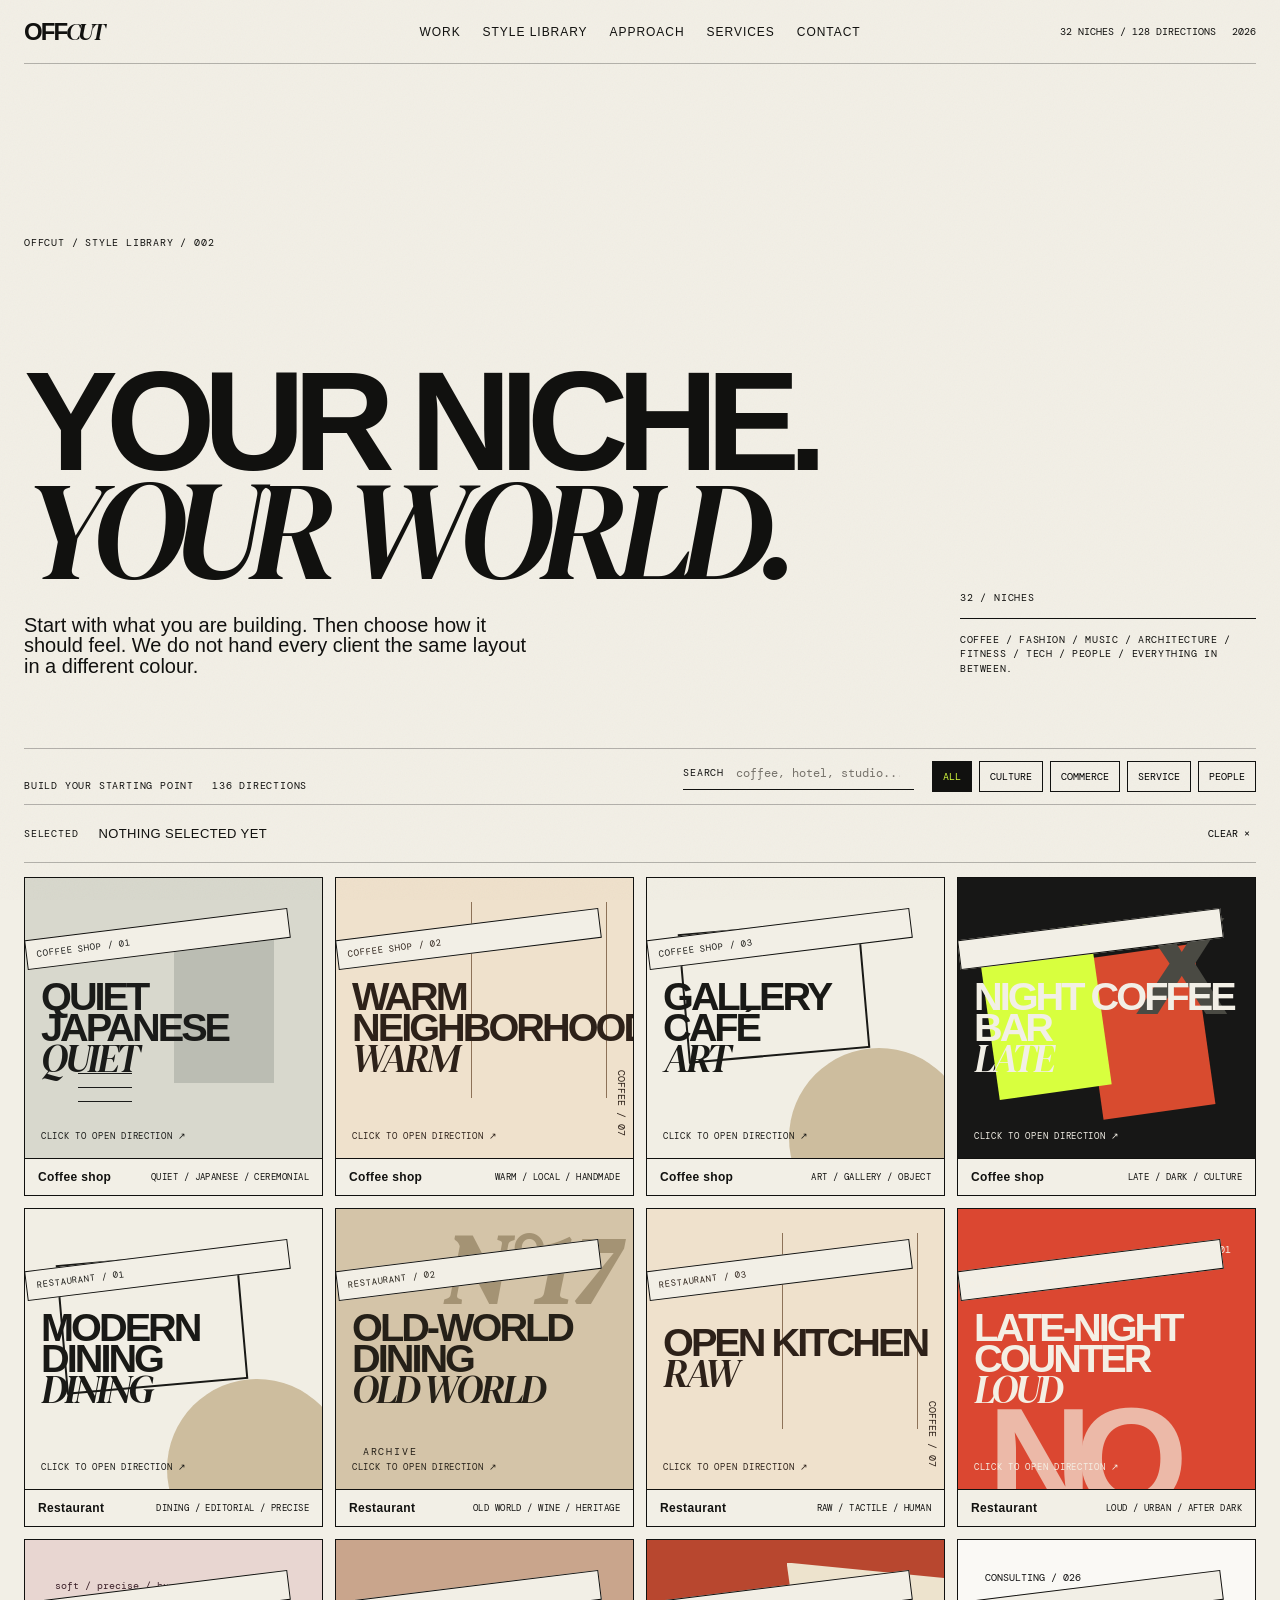
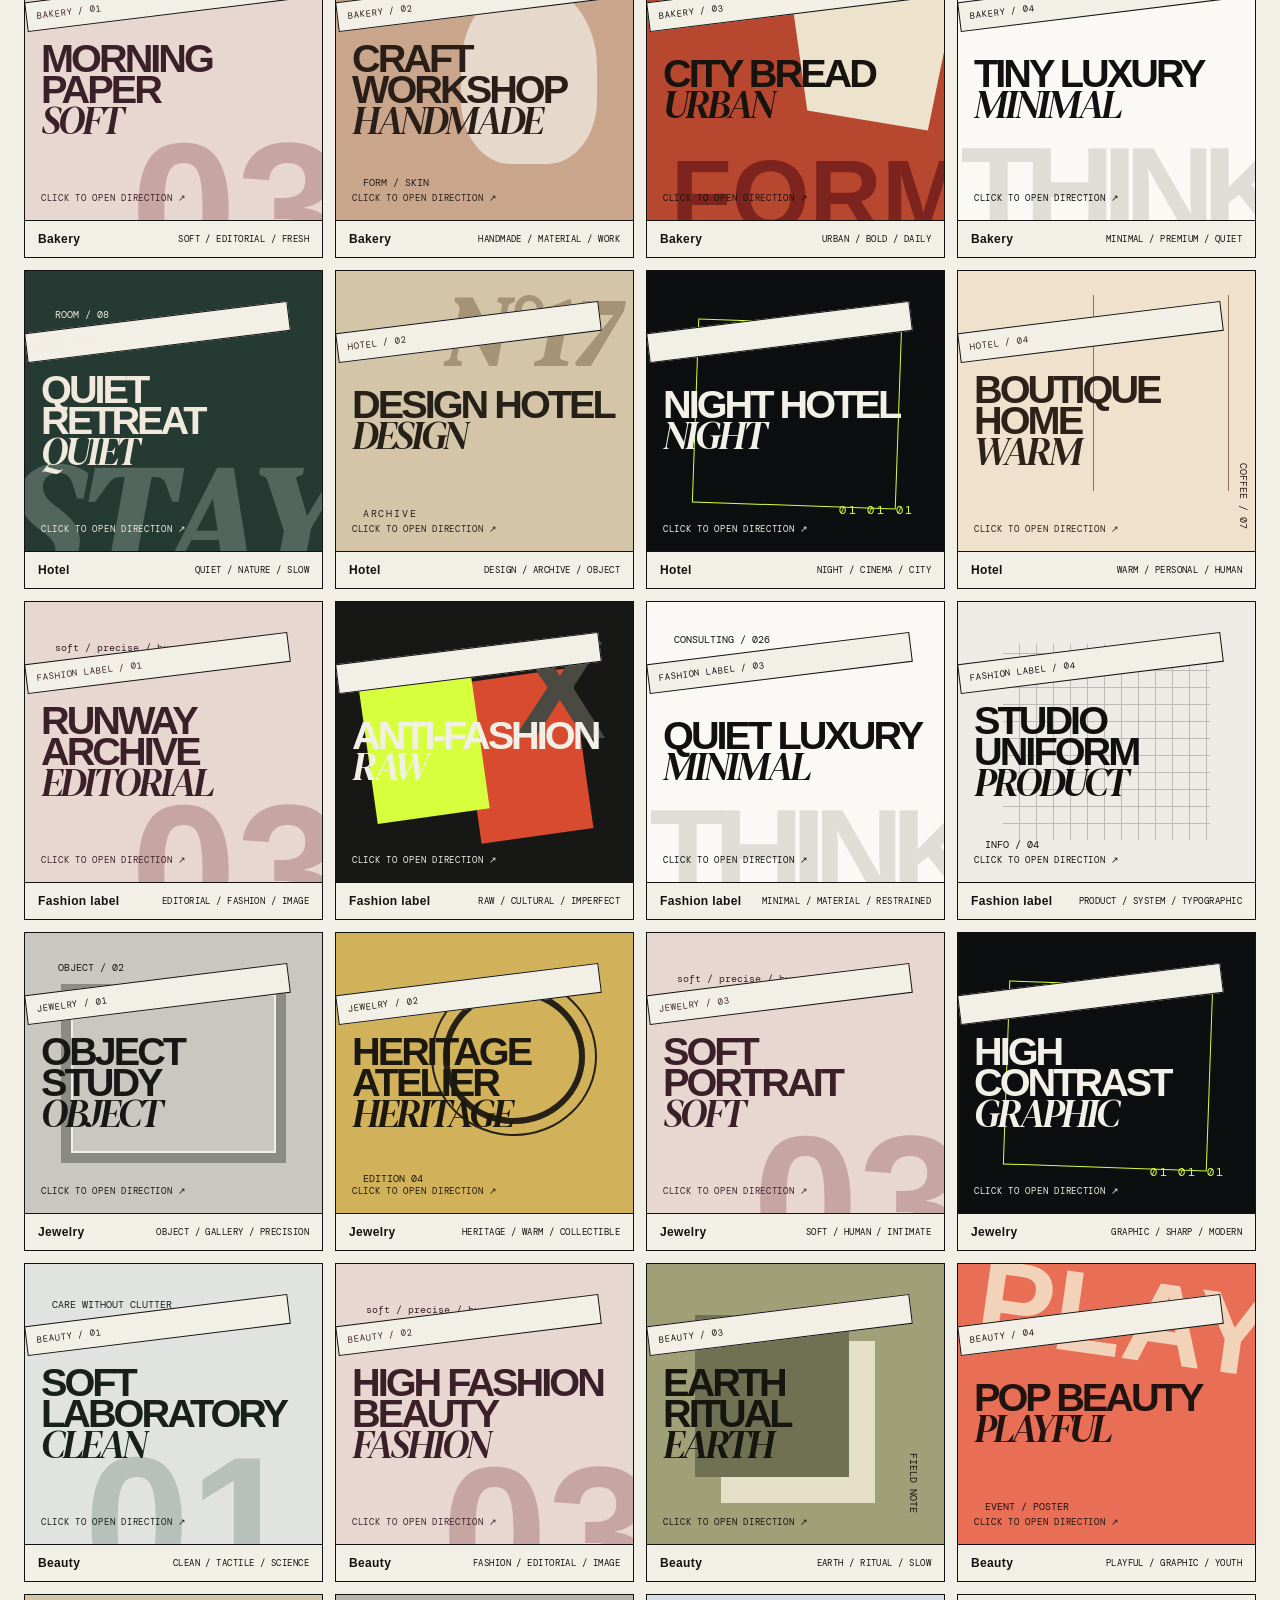
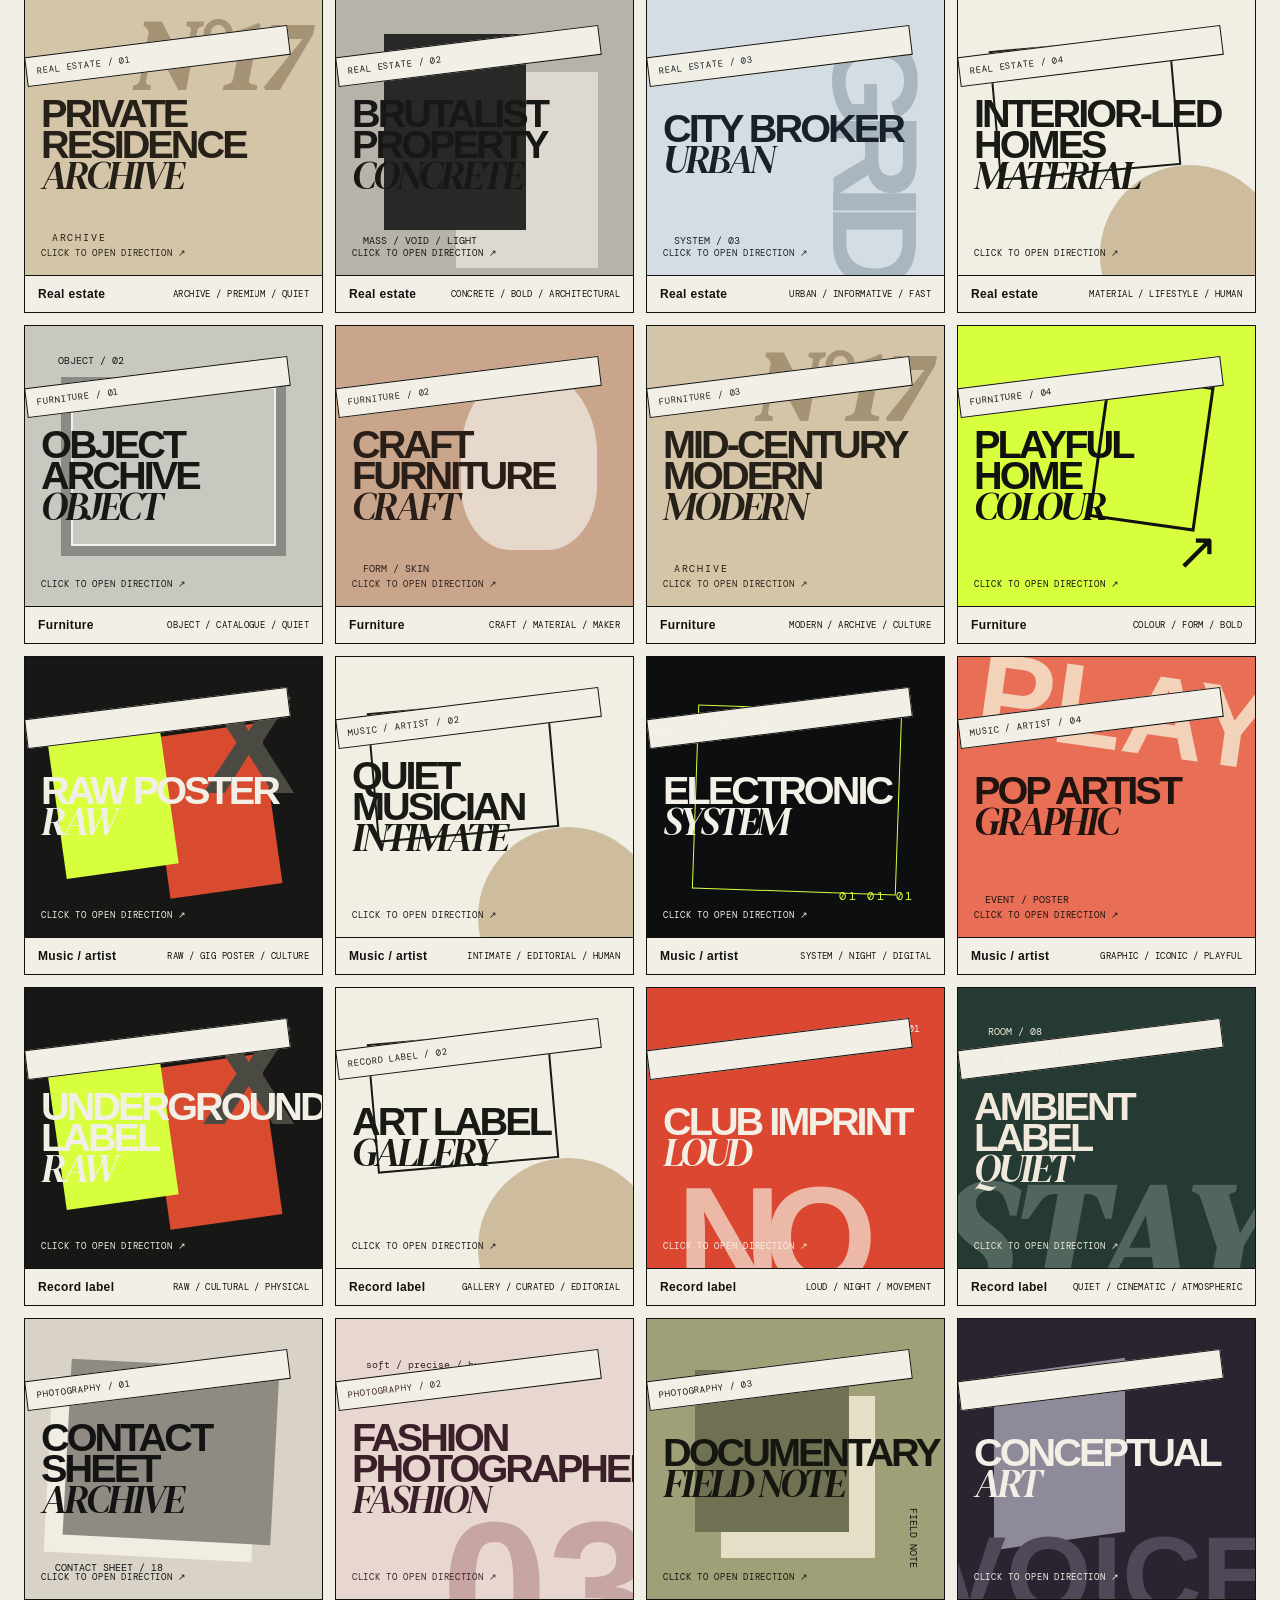
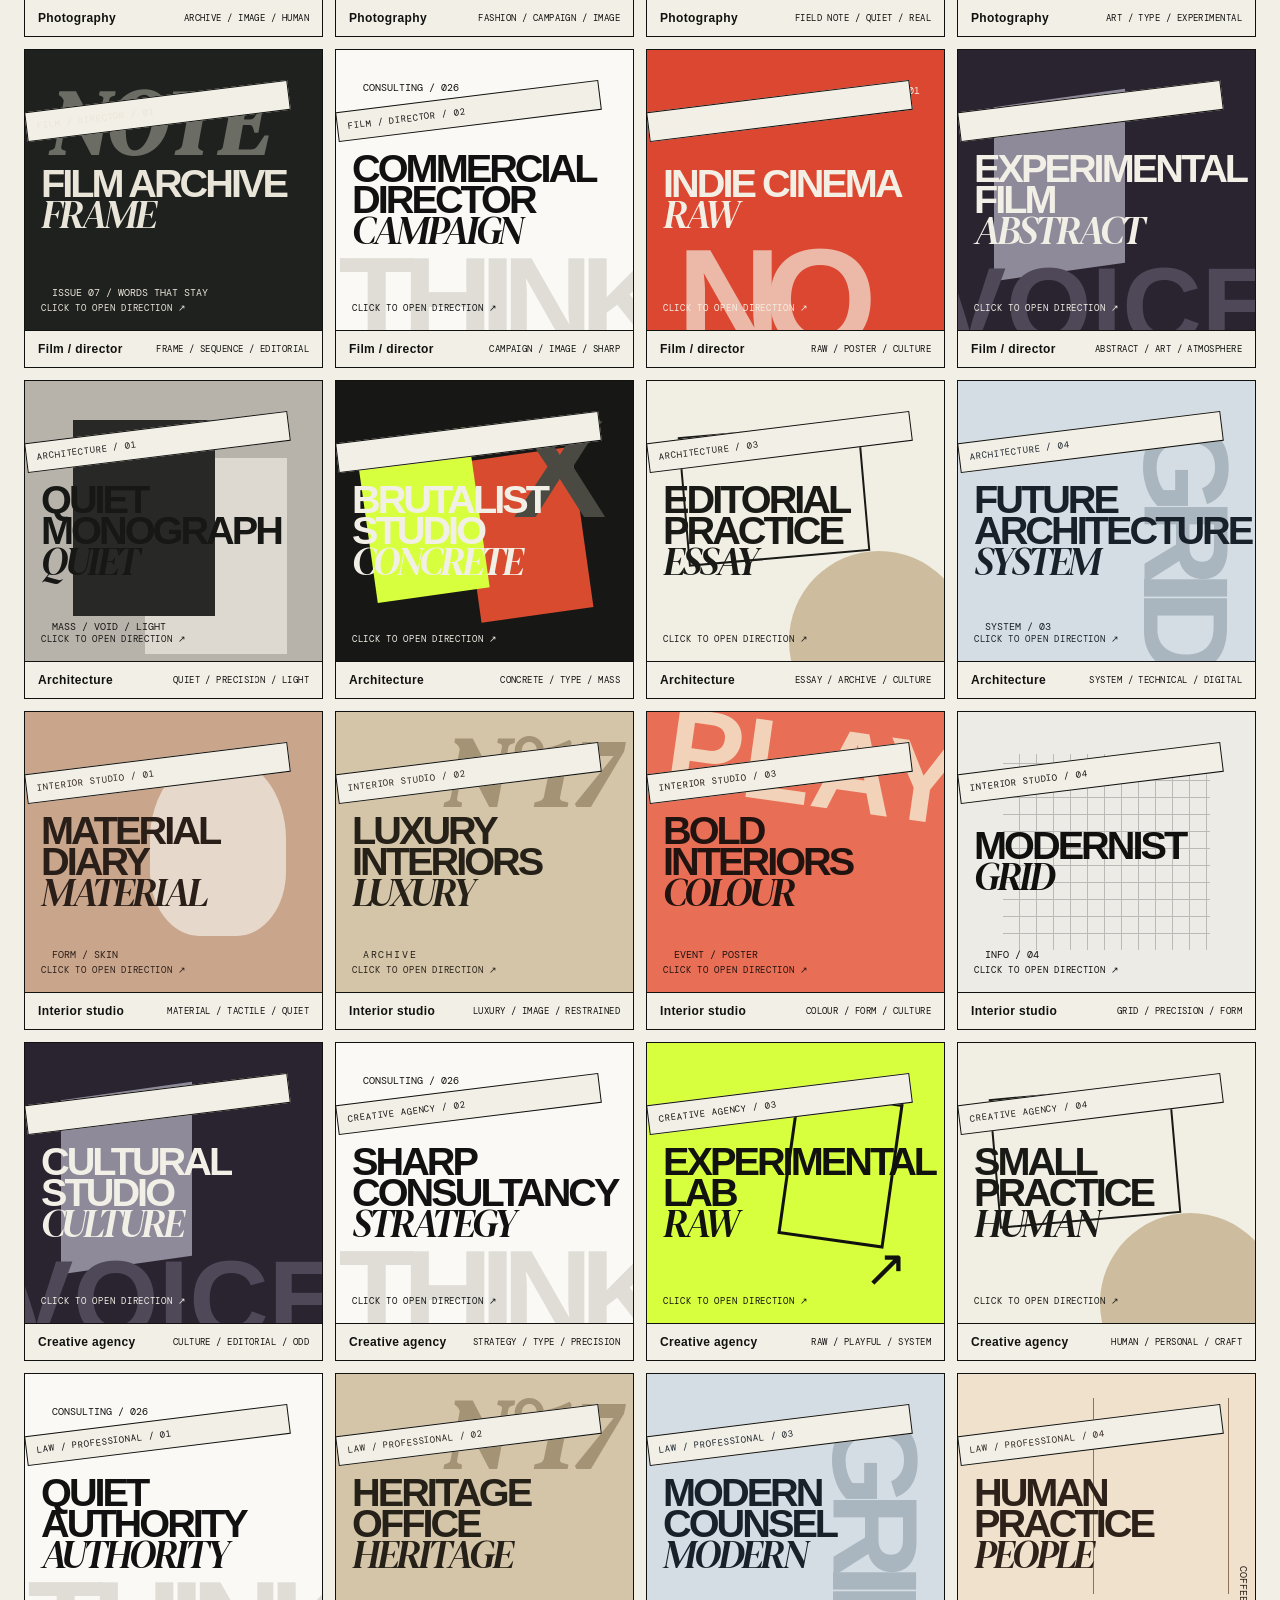
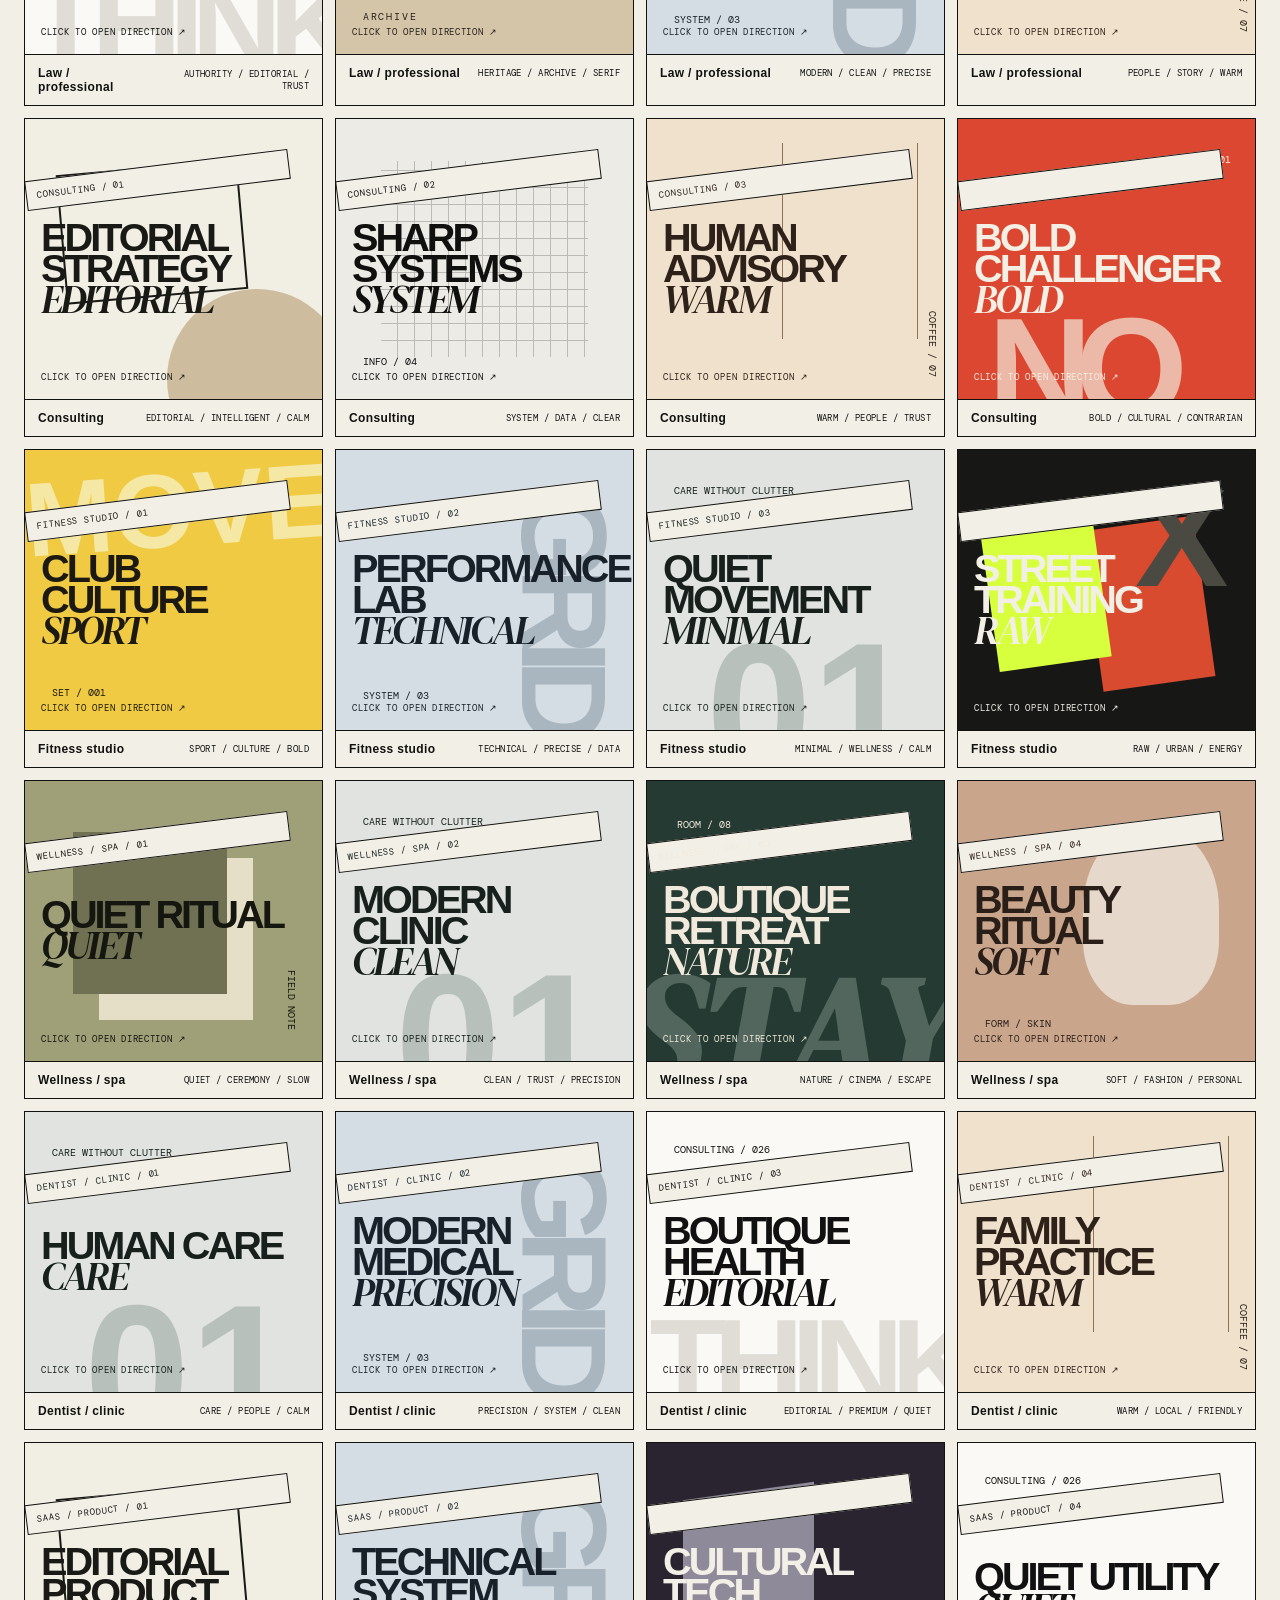
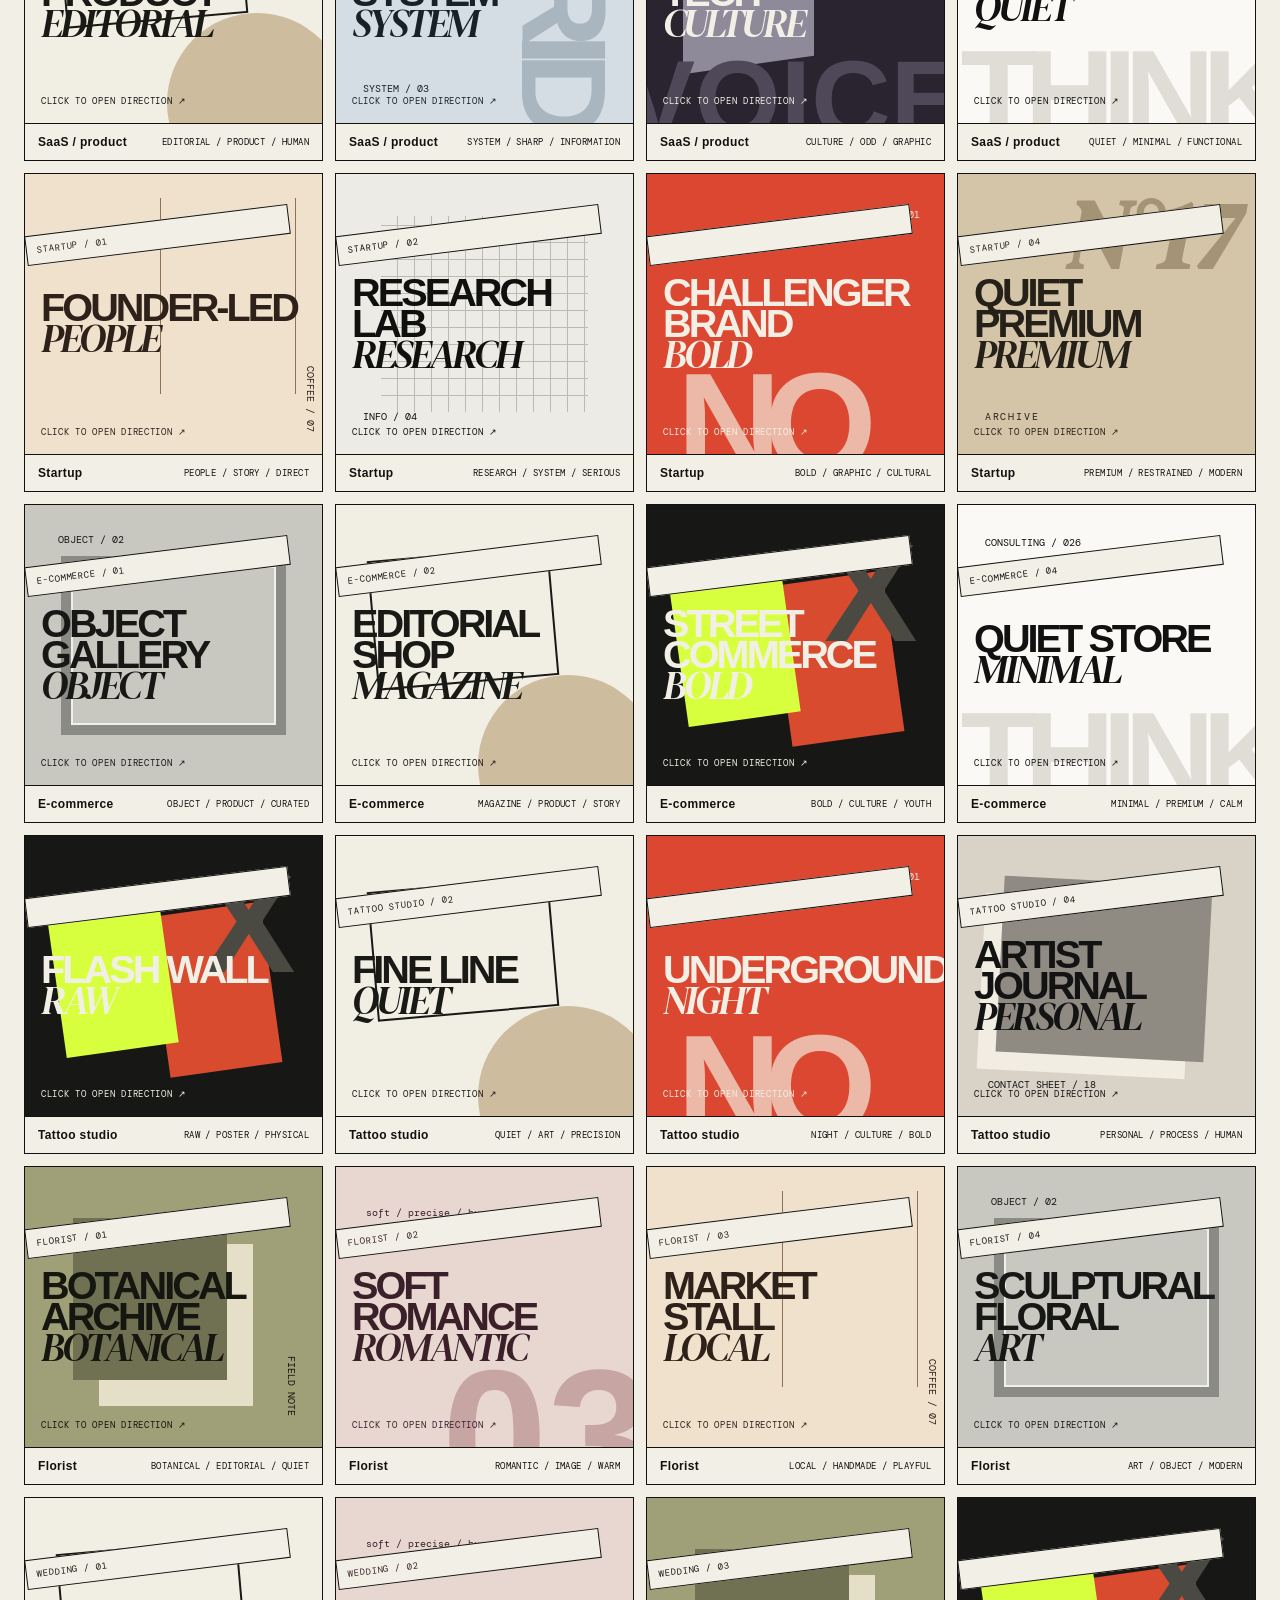
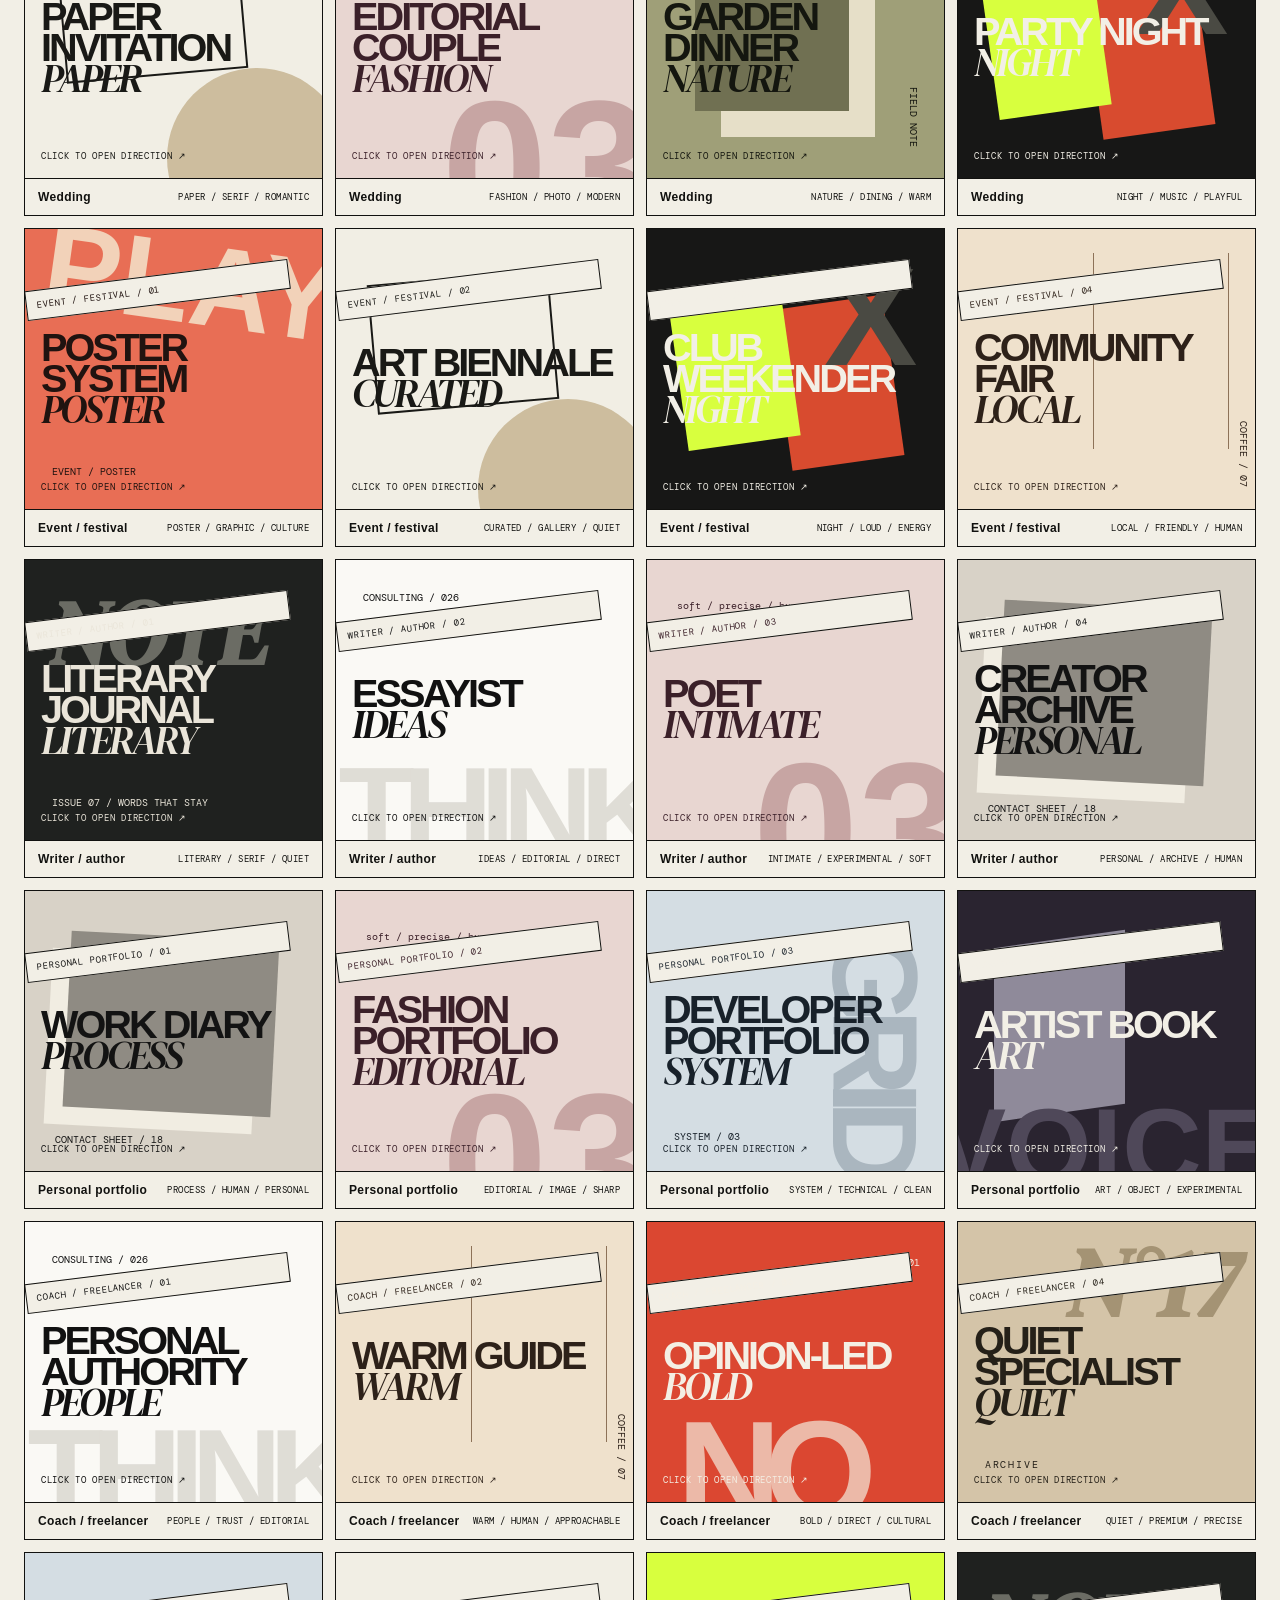
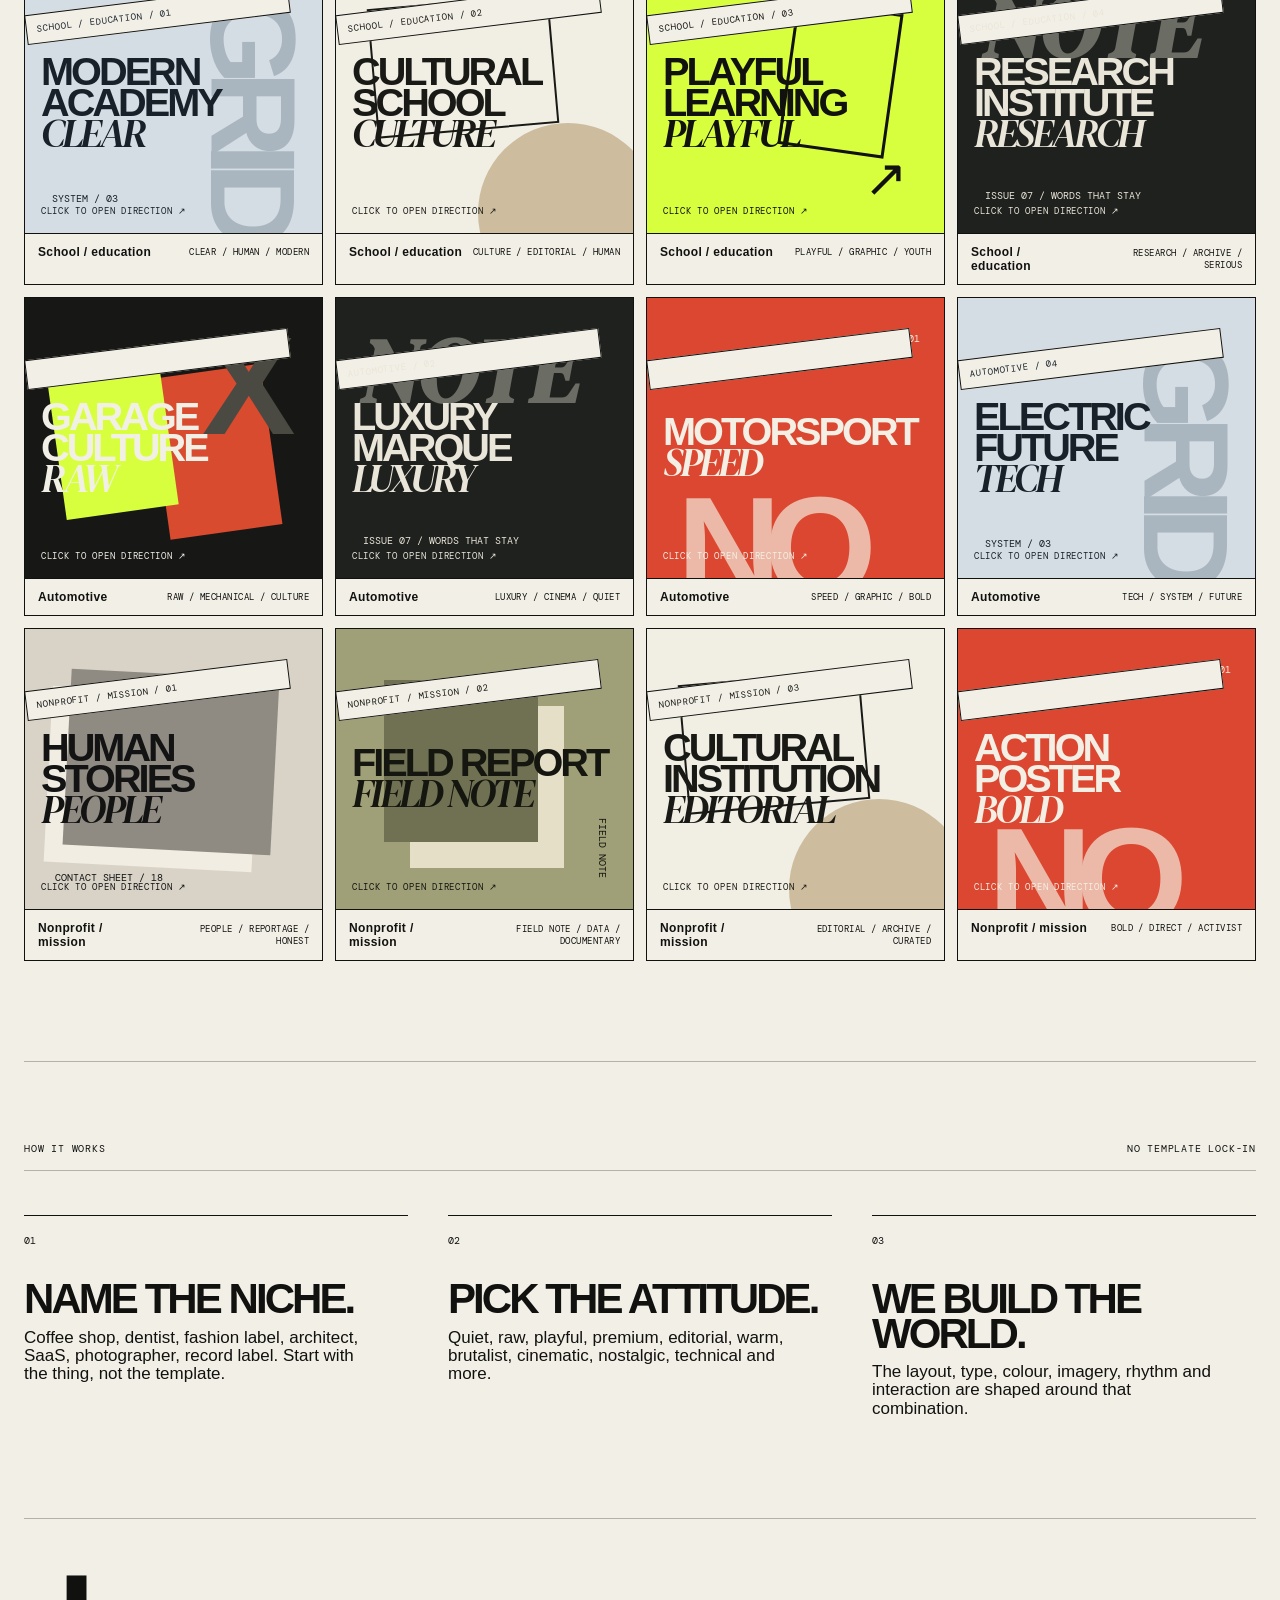
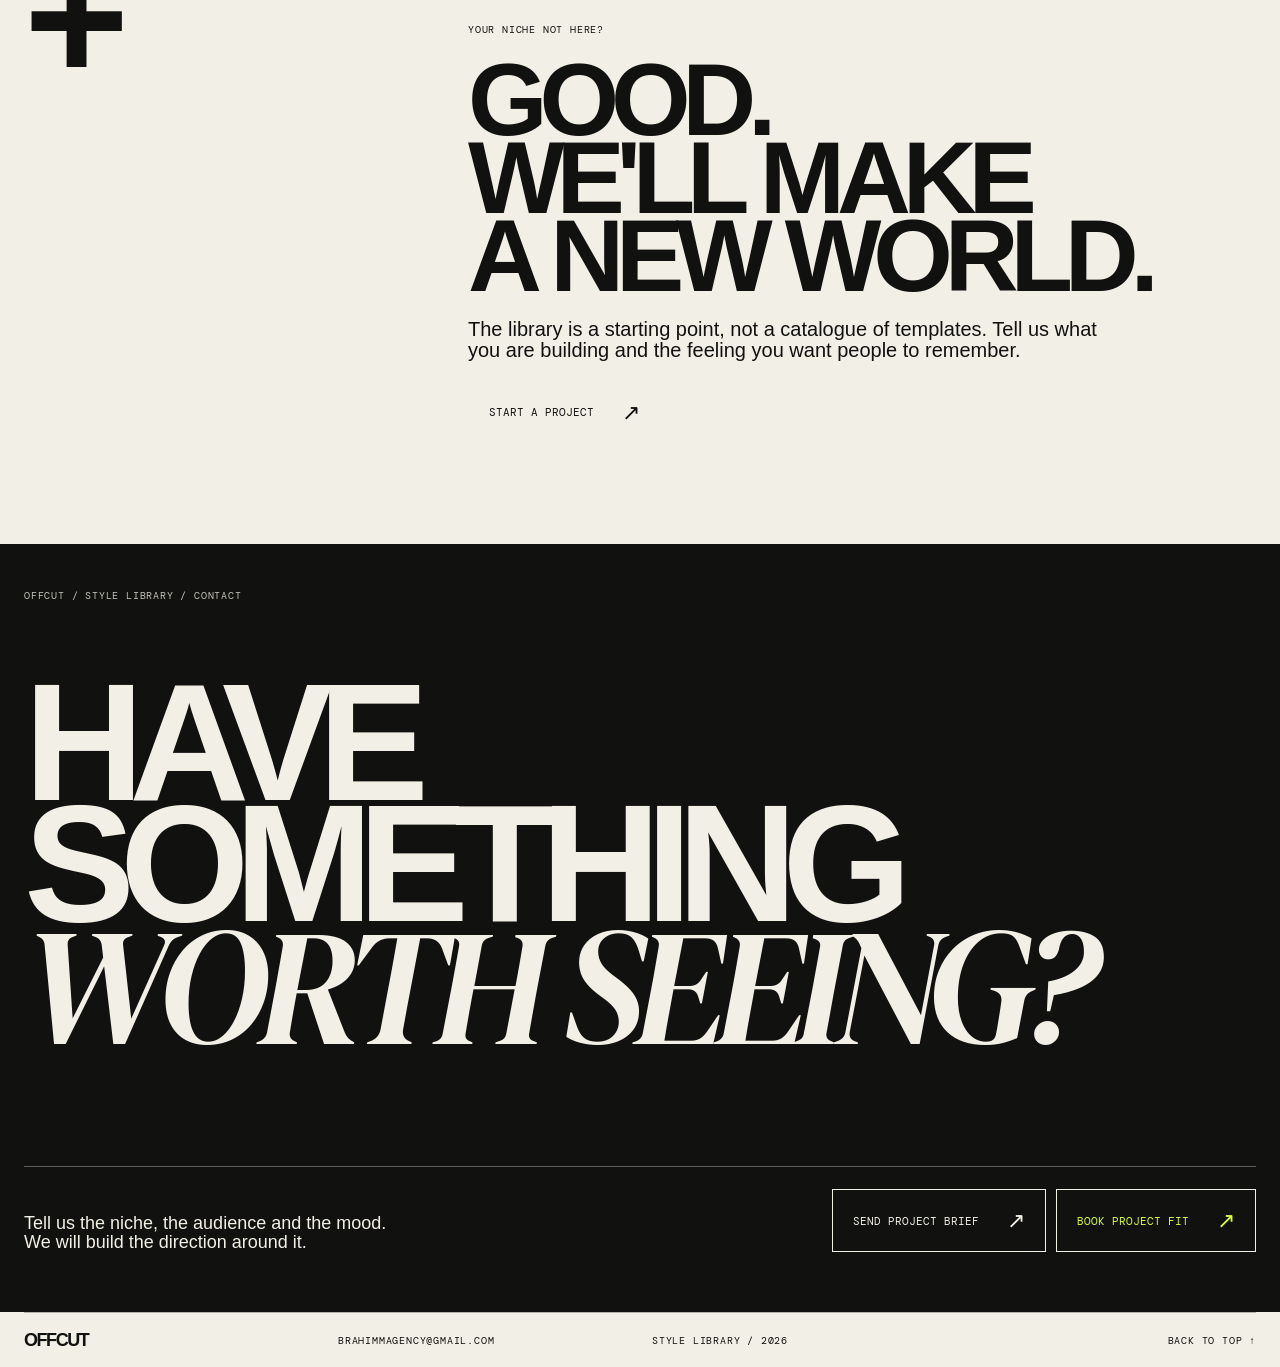
<file: styles.html>
<!doctype html>
<html lang="en">
<head>
<meta charset="utf-8">
<meta name="viewport" content="width=device-width,initial-scale=1">
<meta name="description" content="OFFCUT style library. Explore industries, moods and art-direction systems for your next website.">
<title>OFFCUT / Style Library</title>
<link rel="icon" href="favicon.svg" type="image/svg+xml">
<link rel="stylesheet" href="styles.css">
<link rel="stylesheet" href="library.css">
</head>
<body class="library-page">
<div class="noise" aria-hidden="true"></div>

<header class="site-header">
  <a class="brand" href="./"><span>OFF</span><span>CUT</span></a>
  <nav class="nav" aria-label="Primary">
    <a href="./#work">WORK</a>
    <a href="#library">STYLE LIBRARY</a>
    <a href="./#approach">APPROACH</a>
    <a href="./#services">SERVICES</a>
    <a href="#contact">CONTACT</a>
  </nav>
  <div class="header-meta"><span>32 NICHES / 128 DIRECTIONS</span><span>2026</span></div>
</header>

<main>
<section class="library-hero">
  <div class="library-kicker mono">OFFCUT / STYLE LIBRARY / 002</div>
  <div class="library-hero-copy">
    <h1>YOUR NICHE.<br><i>YOUR WORLD.</i></h1>
    <p>Start with what you are building. Then choose how it should feel. We do not hand every client the same layout in a different colour.</p>
  </div>
  <div class="hero-rail">
    <div class="rail-index mono">32 / NICHES</div>
    <div class="rail-line"></div>
    <div class="rail-copy">COFFEE / FASHION / MUSIC / ARCHITECTURE / FITNESS / TECH / PEOPLE / EVERYTHING IN BETWEEN.</div>
  </div>
</section>

<section id="library" class="library-wrap">
  <div class="library-toolbar">
    <div class="toolbar-left">
      <div class="mono">BUILD YOUR STARTING POINT</div>
      <div class="library-count" id="resultCount">128 DIRECTIONS</div>
    </div>
    <div class="toolbar-right">
      <label class="search-box"><span class="mono">SEARCH</span><input id="nicheSearch" type="search" placeholder="coffee, hotel, studio..." autocomplete="off"></label>
      <div class="filters" id="categoryFilters">
        <button class="filter active" data-filter="all">ALL</button>
        <button class="filter" data-filter="culture">CULTURE</button>
        <button class="filter" data-filter="commerce">COMMERCE</button>
        <button class="filter" data-filter="service">SERVICE</button>
        <button class="filter" data-filter="people">PEOPLE</button>
      </div>
    </div>
  </div>

  <div class="library-selected" id="selectedBar" aria-live="polite">
    <div><span class="mono">SELECTED</span><strong id="selectedTitle">Nothing selected yet</strong></div>
    <button id="clearSelection" type="button">CLEAR ×</button>
  </div>

  <div id="styleGrid" class="style-grid" aria-live="polite"></div>
</section>

<section class="library-process">
  <div class="process-head">
    <span class="mono">HOW IT WORKS</span>
    <span class="mono">NO TEMPLATE LOCK-IN</span>
  </div>
  <div class="process-grid">
    <article><span>01</span><h2>NAME THE NICHE.</h2><p>Coffee shop, dentist, fashion label, architect, SaaS, photographer, record label. Start with the thing, not the template.</p></article>
    <article><span>02</span><h2>PICK THE ATTITUDE.</h2><p>Quiet, raw, playful, premium, editorial, warm, brutalist, cinematic, nostalgic, technical and more.</p></article>
    <article><span>03</span><h2>WE BUILD THE WORLD.</h2><p>The layout, type, colour, imagery, rhythm and interaction are shaped around that combination.</p></article>
  </div>
</section>

<section class="library-note">
  <div class="library-note-mark">+</div>
  <div>
    <span class="mono">YOUR NICHE NOT HERE?</span>
    <h2>GOOD.<br>WE'LL MAKE<br>A NEW WORLD.</h2>
    <p>The library is a starting point, not a catalogue of templates. Tell us what you are building and the feeling you want people to remember.</p>
    <a class="contact-button" href="#contact">START A PROJECT <span>↗</span></a>
  </div>
</section>

<section id="contact" class="contact">
  <div class="contact-top mono">OFFCUT / STYLE LIBRARY / CONTACT</div>
  <h2>HAVE SOMETHING<br><i>WORTH SEEING?</i></h2>
  <div class="contact-bottom">
    <p>Tell us the niche, the audience and the mood.<br>We will build the direction around it.</p>
    <div class="contact-actions"><a class="contact-button" href="mailto:brahimmagency@gmail.com?subject=OFFCUT%20style%20request">SEND PROJECT BRIEF <span>↗</span></a><a class="contact-button contact-secondary" href="https://calendly.com/brahimmagency/30min" target="_blank" rel="noreferrer">BOOK PROJECT FIT <span>↗</span></a></div>
  </div>
</section>
</main>

<footer class="site-footer">
  <div class="brand footer-brand">OFFCUT</div>
  <div class="mono">BRAHIMMAGENCY@GMAIL.COM</div>
  <div class="mono">STYLE LIBRARY / 2026</div>
  <a class="mono back-top" href="#library">BACK TO TOP ↑</a>
</footer>

<div class="style-modal" id="styleModal" aria-hidden="true">
  <div class="modal-backdrop" data-close-modal></div>
  <section class="modal-card" role="dialog" aria-modal="true" aria-labelledby="modalTitle">
    <button class="modal-close" id="modalClose" type="button" aria-label="Close style details">×</button>
    <div class="modal-preview" id="modalPreview"></div>
    <div class="modal-body">
      <div class="modal-meta mono" id="modalMeta"></div>
      <h2 id="modalTitle">STYLE</h2>
      <p id="modalCopy"></p>
      <div class="modal-tags" id="modalTags"></div>
      <a class="contact-button" id="modalCta" href="#contact">USE THIS DIRECTION <span>↗</span></a>
    </div>
  </section>
</div>

<script src="library.js"></script>
</body>
</html>
</file>
<file: styles.css>
@import url('https://fonts.googleapis.com/css2?family=DM+Mono:wght@400;500&family=DM+Serif+Display:ital@0;1&display=swap');

:root{
  --paper:#f2efe6;
  --ink:#11110f;
  --lime:#d8ff3e;
  --red:#d84b2f;
  --line:rgba(17,17,15,.28);
  --soft:rgba(17,17,15,.08);
  --serif:"DM Serif Display", Georgia, serif;
  --mono:"DM Mono", "Courier New", monospace;
  --sans:"Arial Narrow", "Helvetica Neue", Arial, sans-serif;
  --wide:1280px;
}

*{box-sizing:border-box}
html{scroll-behavior:smooth}
body{
  margin:0;
  background:var(--paper);
  color:var(--ink);
  font-family:var(--sans);
  overflow-x:hidden;
}
body::selection{background:var(--ink);color:var(--lime)}
a{color:inherit;text-decoration:none}
button,input,textarea{font:inherit}
.noise{
  position:fixed;inset:0;pointer-events:none;z-index:10;opacity:.08;
  background-image:url("data:image/svg+xml,%3Csvg xmlns='http://www.w3.org/2000/svg' width='160' height='160' viewBox='0 0 160 160'%3E%3Cfilter id='n'%3E%3CfeTurbulence type='fractalNoise' baseFrequency='.75' numOctaves='2' stitchTiles='stitch'/%3E%3C/filter%3E%3Crect width='100%25' height='100%25' filter='url(%23n)' opacity='.5'/%3E%3C/svg%3E");
  mix-blend-mode:multiply;
}

.site-header,.site-footer{
  width:min(var(--wide),calc(100% - 48px));
  margin:0 auto;
  display:grid;
  grid-template-columns:1fr auto 1fr;
  align-items:center;
  gap:24px;
}
.site-header{padding:22px 0;border-bottom:1px solid var(--line);position:relative;z-index:2}
.brand{font-size:24px;letter-spacing:-.08em;font-weight:900;display:inline-flex;line-height:.8}
.brand span:last-child{font-family:var(--serif);font-style:italic;font-weight:400}
.nav{display:flex;gap:22px;font-size:12px;letter-spacing:.08em}
.nav a{position:relative}
.nav a::after{content:"";position:absolute;left:0;right:0;bottom:-5px;height:1px;background:var(--ink);transform:scaleX(0);transform-origin:right;transition:transform .25s ease}
.nav a:hover::after{transform:scaleX(1);transform-origin:left}
.header-meta{justify-self:end;display:flex;gap:16px;font:10px var(--mono);text-transform:uppercase}

.mono{font:10px var(--mono);letter-spacing:.08em;text-transform:uppercase}
.section-grid{
  width:min(var(--wide),calc(100% - 48px));margin:0 auto;
  display:grid;grid-template-columns:92px 1fr 1fr;
  gap:30px;
}
.hero{min-height:calc(100vh - 81px);padding:62px 0 70px;align-items:stretch}
.hero-index{padding-top:12px}
.hero-copy{display:flex;flex-direction:column;justify-content:space-between}
.eyebrow{font:10px var(--mono);margin:0 0 24px;letter-spacing:.09em}
h1{font-size:clamp(72px,10vw,166px);line-height:.79;letter-spacing:-.08em;margin:0;text-transform:uppercase;font-weight:900}
h1 em,.approach-title i,.contact h2 i{font-family:var(--serif);font-weight:400;text-transform:none;letter-spacing:-.07em}
.hero-foot{display:flex;justify-content:space-between;align-items:end;gap:24px;margin-top:38px;max-width:620px}
.lede{font-size:20px;line-height:1.05;max-width:430px;margin:0}
.circle-link{
  width:108px;height:108px;border:1px solid var(--ink);border-radius:50%;
  display:flex;flex-direction:column;justify-content:center;align-items:center;gap:8px;
  font:10px var(--mono);text-transform:uppercase;transition:.25s ease;flex:none
}
.circle-link:hover{background:var(--ink);color:var(--lime);transform:rotate(-8deg)}
.circle-link .arrow{font-size:28px;line-height:.7}
.hero-art{position:relative;display:flex;align-items:center;justify-content:center;min-height:650px}
.hero-poster{width:min(100%,640px);height:auto;filter:drop-shadow(20px 18px 0 rgba(17,17,15,.08))}
.stamp{position:absolute;left:-16px;top:12%;font:9px var(--mono);line-height:1.35;border:1px solid var(--ink);padding:8px 10px;transform:rotate(-7deg);background:var(--paper);z-index:1}
.hero-note{position:absolute;right:0;bottom:2%;transform:rotate(-90deg);transform-origin:right top}

.manifesto{grid-template-columns:92px 1fr 220px;padding:120px 0 150px;border-top:1px solid var(--line)}
.manifesto-copy{max-width:780px}
.giant{font-size:clamp(64px,9vw,130px);line-height:.78;letter-spacing:-.07em;margin:0;font-weight:900}
.giant span{font-family:var(--serif);font-style:italic;font-weight:400}
.manifesto-rule{height:1px;background:var(--ink);margin:46px 0 24px}
.manifesto-copy>p:last-child{font-size:22px;max-width:660px;line-height:1.1;margin:0}
.manifesto-aside{align-self:end;line-height:1.6}

.work,.approach,.services,.pricing{width:min(var(--wide),calc(100% - 48px));margin:0 auto}
.section-head{
  display:flex;justify-content:space-between;align-items:center;
  border-top:1px solid var(--line);padding:18px 0 22px;
  font-size:12px;letter-spacing:.09em;
}
.section-number{display:inline-block;margin-right:12px}
.project{
  display:grid;grid-template-columns:1.1fr .9fr;min-height:760px;border-top:1px solid var(--line)
}
.project-b{grid-template-columns:.9fr 1.1fr}
.project-visual{position:relative;min-height:760px;overflow:hidden}
.project-info{
  border-left:1px solid var(--line);padding:48px;display:flex;flex-direction:column;justify-content:space-between;
}
.project-b .project-info{border-left:0;border-right:1px solid var(--line)}
.project-index{font:11px var(--mono);margin-bottom:60px}
.project-type{font:10px var(--mono);letter-spacing:.11em;margin:0 0 10px}
.project-info h2{font-size:clamp(52px,7vw,105px);line-height:.82;letter-spacing:-.075em;margin:0 0 28px}
.project-info p{font-size:20px;line-height:1.08;max-width:390px}
.text-link{font:11px var(--mono);border-bottom:1px solid var(--ink);width:max-content;padding-bottom:7px}
.text-link span{font-size:16px;padding-left:12px}
.static-youth-art{background:var(--ink);color:var(--paper)}
.poster-tape{position:absolute;top:40px;left:40px;background:var(--lime);color:var(--ink);padding:10px 14px;font:11px var(--mono);transform:rotate(-5deg)}
.poster-big{position:absolute;left:10%;top:18%;font-size:clamp(64px,8vw,125px);line-height:.75;font-weight:900;letter-spacing:-.07em}
.poster-small{position:absolute;left:10%;bottom:9%;font-size:10px}
.poster-bars{position:absolute;right:6%;top:8%;display:flex;gap:8px;align-items:end;height:230px}
.poster-bars span{display:block;width:25px;background:var(--red)}
.poster-bars span:nth-child(1){height:62%}.poster-bars span:nth-child(2){height:96%}.poster-bars span:nth-child(3){height:42%}.poster-bars span:nth-child(4){height:79%}
.poster-circle{position:absolute;width:260px;height:260px;border:22px solid var(--lime);border-radius:50%;right:-70px;bottom:-58px}
.form-void-art{background:#d6d2c8}
.fv-top{position:absolute;top:34px;left:34px}
.fv-title{position:absolute;left:9%;top:13%;font-size:clamp(80px,10vw,150px);line-height:.72;letter-spacing:-.09em;font-family:var(--serif)}
.fv-title span{font-family:var(--sans);font-style:normal}
.fv-grid{position:absolute;right:7%;top:12%;width:47%;height:60%;background-image:linear-gradient(var(--line) 1px,transparent 1px),linear-gradient(90deg,var(--line) 1px,transparent 1px);background-size:28px 28px;opacity:.55}
.fv-block{position:absolute;left:17%;bottom:12%;width:210px;height:150px;background:#111}
.fv-caption{position:absolute;right:7%;bottom:10%;line-height:1.7}
.fv-line{position:absolute;left:8%;right:8%;bottom:8%;height:1px;background:var(--ink)}
.offcut-art{background:var(--lime);color:var(--ink)}
.oc-word{position:absolute;left:8%;top:12%;font-size:clamp(86px,11vw,170px);font-weight:900;letter-spacing:-.1em;line-height:.7}
.oc-sub{position:absolute;left:9%;top:40%;font:12px var(--mono);letter-spacing:.12em}
.oc-cut{position:absolute;background:var(--ink)}
.cut-one{width:56%;height:24px;right:0;bottom:18%;transform:rotate(-11deg)}
.cut-two{width:34%;height:24px;right:7%;bottom:11%;transform:rotate(7deg)}
.oc-label{position:absolute;left:9%;bottom:8%}
.oc-note{position:absolute;right:7%;top:11%;width:150px;font:10px var(--mono);line-height:1.5;transform:rotate(5deg)}

.approach{padding:130px 0 150px}
.approach-title{font-size:clamp(72px,11vw,155px);font-weight:900;line-height:.76;letter-spacing:-.09em;margin:40px 0 100px}
.approach-title i{font-size:1.06em}
.approach-grid{display:grid;grid-template-columns:1fr 1.25fr;gap:80px}
.approach-intro{font-size:27px;line-height:1.03;max-width:520px}
.approach-intro p:last-child{font:15px var(--mono);line-height:1.45;margin-top:44px}
.step{display:grid;grid-template-columns:52px 1fr;column-gap:20px;border-top:1px solid var(--line);padding:18px 0 24px}
.step span{font:11px var(--mono)}
.step strong{font-size:28px;letter-spacing:-.04em}
.step p{grid-column:2;margin:8px 0 0;font:13px var(--mono);line-height:1.45;max-width:520px}

.services{padding:0 0 140px}
.service-list{border-top:1px solid var(--line)}
.service-row{display:grid;grid-template-columns:70px 1fr 1fr;align-items:center;gap:25px;padding:28px 0;border-bottom:1px solid var(--line)}
.service-row span{font:11px var(--mono)}
.service-row h3{font-size:clamp(30px,4vw,62px);letter-spacing:-.06em;margin:0}
.service-row p{font:12px var(--mono);line-height:1.45;max-width:380px;justify-self:end}

.statement{width:min(var(--wide),calc(100% - 48px));margin:0 auto;padding:100px 0 150px;border-top:1px solid var(--line)}
.statement-mark{font-size:120px;line-height:.4}
.statement blockquote{font-size:clamp(46px,7vw,100px);line-height:.84;letter-spacing:-.07em;margin:25px 0 40px}
.statement-meta{padding-left:4px}

.pricing{padding-bottom:140px}
.pricing-grid{display:grid;grid-template-columns:repeat(3,1fr);gap:12px;margin-top:16px}
.price{border:1px solid var(--ink);padding:28px;min-height:360px;display:flex;flex-direction:column;position:relative;background:transparent}
.price.featured{background:var(--ink);color:var(--paper)}
.price-tag{font:10px var(--mono)}
.price h3{font-size:42px;letter-spacing:-.06em;margin:52px 0 0}
.price-amount{font-size:76px;letter-spacing:-.08em;margin-top:2px}
.price p{font:12px var(--mono);line-height:1.5;max-width:330px;margin:18px 0 auto}
.price a{font:10px var(--mono);margin-top:28px;border-top:1px solid currentColor;padding-top:10px}
.pricing-note{margin:18px 0 0}

.contact{background:var(--ink);color:var(--paper);padding:45px max(24px,calc((100vw - var(--wide))/2 + 24px)) 60px;position:relative;overflow:hidden}
.contact-top{opacity:.8}
.contact h2{font-size:clamp(85px,13vw,185px);line-height:.73;letter-spacing:-.09em;margin:80px 0 120px}
.contact-bottom{display:flex;justify-content:space-between;align-items:end;gap:30px;border-top:1px solid rgba(242,239,230,.35);padding-top:22px}
.contact-bottom p{margin:0;font-size:18px;line-height:1.05}
.contact-button{border:1px solid var(--paper);padding:16px 20px;font:11px var(--mono);display:inline-flex;gap:28px;align-items:center;transition:.25s ease}
.contact-button:hover{background:var(--lime);color:var(--ink);border-color:var(--lime)}
.contact-button span{font-size:22px}

.site-footer{padding:20px 0;border-top:1px solid var(--line);grid-template-columns:1fr 1fr 1fr 1fr;font-size:10px}
.footer-brand{font-size:18px}
.back-top{justify-self:end}

.reveal{opacity:0;transform:translateY(26px);transition:opacity .8s ease,transform .8s ease}
.reveal.visible{opacity:1;transform:none}

@media (max-width:980px){
  .site-header,.site-footer{width:min(var(--wide),calc(100% - 28px))}
  .header-meta{display:none}
  .site-header{grid-template-columns:1fr auto}
  .nav{gap:12px}
  .section-grid,.manifesto{width:min(var(--wide),calc(100% - 28px));grid-template-columns:1fr;gap:24px}
  .hero{padding-top:42px;min-height:auto}
  .hero-index,.manifesto-kicker,.manifesto-aside{display:none}
  .hero-copy{min-height:720px}
  .hero-art{min-height:560px}
  .hero-foot{max-width:none}
  .project,.project-b{grid-template-columns:1fr}
  .project-info,.project-b .project-info{border:0;border-top:1px solid var(--line);min-height:390px}
  .project-visual{min-height:620px}
  .approach,.services,.pricing,.statement,.work{width:min(var(--wide),calc(100% - 28px))}
  .approach-grid{grid-template-columns:1fr;gap:45px}
  .pricing-grid{grid-template-columns:1fr}
  .service-row{grid-template-columns:45px 1fr;align-items:start}
  .service-row p{grid-column:2;justify-self:start;margin:0}
  .site-footer{grid-template-columns:1fr 1fr;gap:14px}
  .back-top{justify-self:start}
}
@media (max-width:620px){
  .nav{font-size:9px;gap:10px}
  h1{font-size:16vw}
  .hero-copy{min-height:600px}
  .hero-foot{align-items:flex-start;flex-direction:column}
  .circle-link{width:90px;height:90px}
  .hero-art{min-height:430px}
  .hero-poster{width:94%}
  .stamp{left:0}
  .project-info{padding:28px}
  .project-visual{min-height:470px}
  .poster-big{font-size:19vw}
  .fv-title{font-size:22vw}
  .oc-word{font-size:24vw}
  .approach{padding-top:90px}
  .approach-title{font-size:19vw;margin-bottom:70px}
  .statement{padding:75px 0 100px}
  .statement blockquote{font-size:12vw}
  .contact h2{font-size:18vw;margin:70px 0 90px}
  .contact-bottom{flex-direction:column;align-items:flex-start}
  .site-footer{grid-template-columns:1fr}
}


/* V2 digital details */
.project{transition:transform .45s cubic-bezier(.2,.8,.2,1)}
.project:hover{transform:translateY(-5px)}
.image-card{isolation:isolate;cursor:pointer}
.project-shot{position:absolute;inset:0;width:100%;height:100%;object-fit:cover;z-index:0;transition:transform .8s cubic-bezier(.2,.75,.15,1),filter .5s ease}
.image-card .visual-overlay{position:absolute;inset:0;z-index:2;background:linear-gradient(120deg,transparent 25%,rgba(216,255,62,.22),transparent 70%);mix-blend-mode:screen;opacity:0;transform:translateX(-30%);transition:opacity .4s ease,transform .8s ease}
.image-card:hover .project-shot{transform:scale(1.045) rotate(.4deg);filter:saturate(.9) contrast(1.05)}
.image-card:hover .visual-overlay{opacity:1;transform:translateX(30%)}
.project-visual:has(.project-shot) > *:not(.project-shot):not(.visual-overlay){z-index:3}
.ticker{overflow:hidden;border-top:1px solid var(--line);border-bottom:1px solid var(--line);white-space:nowrap;background:var(--ink);color:var(--lime);font:11px var(--mono);text-transform:uppercase;letter-spacing:.12em}
.ticker div{display:inline-block;padding:12px 0;animation:marquee 28s linear infinite}
@keyframes marquee{to{transform:translateX(-50%)}}
.statement-pin{position:relative}
.statement-pin::after{content:"06";position:absolute;right:0;top:94px;font:10px var(--mono);border:1px solid var(--ink);padding:7px 9px;transform:rotate(90deg)}
@media(max-width:620px){.statement-pin::after{top:60px}.ticker div{animation-duration:20s}}

.cursor-label{position:fixed;left:0;top:0;z-index:30;pointer-events:none;opacity:0;font:10px var(--mono);background:var(--lime);color:var(--ink);padding:7px 9px;border:1px solid var(--ink);transition:opacity .15s ease;transform:translate3d(-100px,-100px,0)}
.cursor-label.on{opacity:1}

.style-library-teaser{width:min(var(--wide),calc(100% - 48px));margin:0 auto;padding:0 0 135px}
.teaser-grid{display:grid;grid-template-columns:repeat(4,1fr);gap:12px}
.teaser-card{min-height:320px;border:1px solid var(--ink);padding:18px;display:flex;flex-direction:column;justify-content:space-between;overflow:hidden;position:relative;transition:transform .35s ease}
.teaser-card:hover{transform:translateY(-6px)}
.teaser-card strong{font-size:clamp(38px,4vw,64px);line-height:.78;letter-spacing:-.07em;position:relative;z-index:2}
.t-editorial{background:#e7dfd0}.t-editorial:after{content:"A";position:absolute;right:-20px;bottom:-50px;font:210px var(--serif);font-style:italic;color:#b8a78f}
.t-warm{background:#ead7c0}.t-warm:after{content:"14";position:absolute;right:-25px;bottom:-42px;font:190px var(--serif);font-style:italic;color:#c08b57}
.t-tech{background:#dfe2e8}.t-tech:after{content:"001";position:absolute;right:-10px;bottom:-32px;font:180px var(--sans);font-weight:900;color:#c2c7d1}
.t-human{background:var(--lime)}.t-human:after{content:"ME";position:absolute;right:-25px;bottom:-35px;font:175px var(--sans);font-weight:900;color:#b9d71e}
.teaser-copy{font:13px var(--mono);line-height:1.5;max-width:680px;margin:20px 0 0}
.teaser-link{border-bottom:1px solid var(--ink);padding-bottom:6px}
@media(max-width:980px){.teaser-grid{grid-template-columns:repeat(2,1fr)}.style-library-teaser{width:min(var(--wide),calc(100% - 28px))}}
@media(max-width:600px){.teaser-grid{grid-template-columns:1fr}}

.contact-actions{display:flex;gap:10px;flex-wrap:wrap;justify-content:flex-end}.contact-secondary{background:var(--ink);color:var(--lime)}.contact-secondary:hover{background:var(--lime);color:var(--ink)}
@media(max-width:560px){.contact-actions{justify-content:flex-start}}
</file>
<file: library.css>
/* OFFCUT STYLE LIBRARY / directions, not templates */
.library-page{background:var(--paper)}
.library-hero{width:min(1280px,calc(100% - 48px));margin:auto;min-height:76vh;padding:100px 0 72px;display:grid;grid-template-columns:1.5fr .5fr;gap:48px;align-items:end}
.library-kicker{grid-column:1/-1}
.library-hero-copy h1{font-size:clamp(78px,11vw,158px);line-height:.76;letter-spacing:-.085em;margin:0;font-weight:900}
.library-hero-copy h1 i{font-family:var(--serif);font-style:italic;font-weight:400}
.library-hero-copy p{font-size:20px;line-height:1.02;max-width:520px;margin:32px 0 0}
.hero-rail{align-self:end;display:flex;flex-direction:column;gap:14px;max-width:300px}
.rail-line{height:1px;background:var(--ink);width:100%}
.rail-copy{font:10px/1.45 var(--mono);letter-spacing:.06em;text-transform:uppercase}

.library-wrap{width:min(1280px,calc(100% - 48px));margin:auto;padding-bottom:100px}
.library-toolbar{position:sticky;top:0;z-index:8;background:rgba(242,239,230,.96);border-top:1px solid var(--line);border-bottom:1px solid var(--line);padding:12px 0;display:flex;justify-content:space-between;align-items:flex-end;gap:18px}
.toolbar-left,.toolbar-right{display:flex;gap:18px;align-items:center}
.library-count{font:10px var(--mono);letter-spacing:.08em}
.toolbar-right{justify-content:flex-end;flex-wrap:wrap}
.search-box{display:flex;gap:10px;align-items:center;border-bottom:1px solid var(--ink);padding:0 0 7px}
.search-box input{width:180px;background:none;border:0;outline:0;color:var(--ink);font:12px var(--mono)}
.search-box input::placeholder{color:#77736b}
.filters{display:flex;gap:7px;flex-wrap:wrap;justify-content:flex-end}
.filter{background:none;border:1px solid var(--ink);padding:8px 10px;font:10px var(--mono);cursor:pointer}
.filter:hover,.filter.active{background:var(--ink);color:var(--lime)}

.library-selected{display:flex;justify-content:space-between;align-items:center;gap:20px;min-height:58px;border-bottom:1px solid var(--line);font:10px var(--mono);text-transform:uppercase}
.library-selected>div{display:flex;gap:20px;align-items:center}
.library-selected strong{font:13px var(--sans);letter-spacing:.03em}
.library-selected button{border:0;background:none;cursor:pointer;font:10px var(--mono)}

.style-grid{display:grid;grid-template-columns:repeat(4,1fr);gap:12px;margin-top:14px}
.style-card{border:1px solid var(--ink);background:var(--paper);min-width:0;overflow:hidden;cursor:pointer;transition:transform .3s ease,box-shadow .3s ease}
.style-card:hover{transform:translateY(-5px);box-shadow:8px 8px 0 var(--ink)}
.style-card.hidden{display:none}
.style-card.niche-match .style-meta strong{background:var(--lime);padding:2px 4px;margin-left:-4px}
.style-art{height:280px;padding:16px;position:relative;overflow:hidden;display:flex;flex-direction:column;justify-content:space-between}
.style-art .stamp{font:9px var(--mono);letter-spacing:.1em;text-transform:uppercase;position:relative;z-index:3}
.style-art h3{position:relative;z-index:3;margin:0;font:900 clamp(34px,3.1vw,50px)/.78 var(--sans);letter-spacing:-.075em;text-transform:uppercase}
.style-art em{font-family:var(--serif);font-weight:400;font-style:italic}
.style-art .micro{position:relative;z-index:3;font:9px var(--mono);letter-spacing:.08em;text-transform:uppercase}
.style-meta{display:flex;justify-content:space-between;align-items:center;gap:9px;border-top:1px solid var(--ink);padding:11px 13px}
.style-meta strong{font:900 12px var(--sans);letter-spacing:.03em}
.style-meta span{font:9px var(--mono);text-align:right;letter-spacing:.05em}

.preview-paper{background:#f1eee4;color:#191916}.preview-paper:before{content:"";position:absolute;left:12%;top:17%;width:60%;height:45%;border:2px solid #191916;transform:rotate(-5deg)}.preview-paper:after{content:"";position:absolute;right:-25px;bottom:-70px;width:180px;height:180px;border-radius:50%;background:#cdbd9e}
.preview-dark{background:#171716;color:#f2efe6}.preview-dark:before{content:"";position:absolute;left:10%;top:19%;width:38%;height:58%;background:#d8ff3e;transform:rotate(-8deg);box-shadow:100px 34px 0 #d84b2f}.preview-dark:after{content:"X";position:absolute;right:9%;top:14%;font:900 140px/.7 var(--sans);color:#4a4a43}
.preview-warm{background:#efe1cc;color:#2d2119}.preview-warm:before{content:"";position:absolute;inset:24px 26px auto auto;width:45%;height:70%;border-left:1px solid #8d7258;border-right:1px solid #8d7258}.preview-warm:after{content:"COFFEE / 07";position:absolute;bottom:22px;right:18px;font:10px var(--mono);transform:rotate(90deg);transform-origin:right bottom}
.preview-quiet{background:#d8d8cd;color:#1a1b19}.preview-quiet:before{content:"";position:absolute;right:16%;top:17%;width:34%;height:56%;background:#bbbdb3}.preview-quiet:after{content:"";position:absolute;left:18%;bottom:20%;width:18%;height:1px;background:#1a1b19;box-shadow:0 -14px 0 #1a1b19,0 -28px 0 #1a1b19}
.preview-ink{background:#0d0e0f;color:#f3f0e7}.preview-ink:before{content:"";position:absolute;left:16%;top:18%;width:68%;height:65%;border:1px solid #d8ff3e;transform:rotate(2deg)}.preview-ink:after{content:"01 01 01";position:absolute;right:10%;bottom:12%;font:12px var(--mono);color:#d8ff3e;letter-spacing:.2em}
.preview-oxide{background:#b8472f;color:#17130f}.preview-oxide:before{content:"";position:absolute;right:-5%;top:8%;width:58%;height:60%;background:#ede3cd;clip-path:polygon(0 0,100% 10%,82% 100%,12% 88%)}.preview-oxide:after{content:"FORM";position:absolute;left:8%;bottom:-15px;font:900 100px/.8 var(--sans);color:#7e241e}
.preview-lime{background:#d8ff3e;color:#11110f}.preview-lime:before{content:"";position:absolute;right:17%;top:19%;width:34%;height:50%;border:3px solid #11110f;transform:rotate(8deg)}.preview-lime:after{content:"↗";position:absolute;right:12%;bottom:9%;font:52px var(--sans)}
.preview-blue{background:#d4dde3;color:#18212a}.preview-blue:before{content:"GRID";position:absolute;inset:14% 8%;font:900 120px/.75 var(--sans);letter-spacing:-.12em;color:#aab6bf;writing-mode:vertical-rl}.preview-blue:after{content:"SYSTEM / 03";position:absolute;left:9%;bottom:10%;font:10px var(--mono)}
.preview-blush{background:#e8d6d1;color:#3b2029}.preview-blush:before{content:"03";position:absolute;right:-20px;bottom:-65px;font:900 190px/.8 var(--sans);color:#c7a5a3}.preview-blush:after{content:"soft / precise / human";position:absolute;left:10%;top:14%;font:10px var(--mono)}
.preview-olive{background:#9f9f78;color:#14160f}.preview-olive:before{content:"";position:absolute;left:16%;top:18%;width:52%;height:58%;background:#707052;box-shadow:26px 26px 0 #e6dfc8}.preview-olive:after{content:"FIELD NOTE";position:absolute;right:8%;bottom:11%;font:10px var(--mono);writing-mode:vertical-rl}
.preview-sand{background:#d4c4a8;color:#252018}.preview-sand:before{content:"N°17";position:absolute;right:6%;top:8%;font:900 96px/.8 var(--serif);font-style:italic;color:#a49374}.preview-sand:after{content:"ARCHIVE";position:absolute;left:9%;bottom:11%;font:10px var(--mono);letter-spacing:.18em}
.preview-metal{background:#c8c8c1;color:#171715}.preview-metal:before{content:"";position:absolute;inset:18% 12%;border:10px solid #8b8b86;box-shadow:inset 0 0 0 2px #f0efea}.preview-metal:after{content:"OBJECT / 02";position:absolute;left:11%;top:10%;font:10px var(--mono)}
.preview-violet{background:#2a2430;color:#f2efe6}.preview-violet:before{content:"";position:absolute;left:12%;top:17%;width:44%;height:62%;background:#8f8a9a;transform:skewY(-8deg)}.preview-violet:after{content:"VOICE";position:absolute;right:-20px;bottom:-20px;font:900 110px/.8 var(--sans);color:#4f4859}
.preview-gold{background:#d1b25a;color:#1b180f}.preview-gold:before{content:"";position:absolute;right:16%;top:20%;width:44%;height:44%;border-radius:50%;border:6px solid #262117;box-shadow:0 0 0 10px #d1b25a,0 0 0 12px #262117}.preview-gold:after{content:"EDITION 04";position:absolute;left:9%;bottom:10%;font:10px var(--mono)}
.preview-coral{background:#e86e55;color:#201310}.preview-coral:before{content:"PLAY";position:absolute;right:-18px;top:8px;font:900 115px/.8 var(--sans);color:#f2d2b9;transform:rotate(8deg)}.preview-coral:after{content:"EVENT / POSTER";position:absolute;left:9%;bottom:11%;font:10px var(--mono)}
.preview-moss{background:#243a32;color:#f1eadc}.preview-moss:before{content:"STAY";position:absolute;right:-12px;bottom:-30px;font:900 150px/.8 var(--serif);font-style:italic;color:#52665d}.preview-moss:after{content:"ROOM / 08";position:absolute;left:10%;top:13%;font:10px var(--mono)}
.preview-grid{background:#ecebe6;color:#10100f}.preview-grid:before{content:"";position:absolute;inset:15%;background:repeating-linear-gradient(90deg,transparent 0 16px,#111 16px 17px),repeating-linear-gradient(0deg,transparent 0 16px,#111 16px 17px);opacity:.22}.preview-grid:after{content:"INFO / 04";position:absolute;left:9%;bottom:11%;font:10px var(--mono)}
.preview-red{background:#db4731;color:#f4efe4}.preview-red:before{content:"NO";position:absolute;left:10%;bottom:-25px;font:900 145px/.75 var(--sans);color:#ecb9a8;letter-spacing:-.12em}.preview-red:after{content:"RULES / 01";position:absolute;right:8%;top:12%;font:10px var(--mono)}
.preview-photo{background:#d8d2c7;color:#131313}.preview-photo:before{content:"";position:absolute;left:14%;top:16%;width:70%;height:63%;background:#8f8b83;box-shadow:-18px 18px 0 #f1ede2;transform:rotate(3deg)}.preview-photo:after{content:"CONTACT SHEET / 18";position:absolute;left:10%;bottom:9%;font:10px var(--mono)}
.preview-clay{background:#c9a58c;color:#2a1e18}.preview-clay:before{content:"";position:absolute;right:12%;top:16%;width:46%;height:64%;border-radius:46% 46% 36% 36%;background:#e7d8cc}.preview-clay:after{content:"FORM / SKIN";position:absolute;left:9%;bottom:11%;font:10px var(--mono)}
.preview-frost{background:#e0e3df;color:#17201c}.preview-frost:before{content:"01";position:absolute;right:9%;bottom:-50px;font:900 190px/.75 var(--sans);color:#b7c0ba}.preview-frost:after{content:"CARE WITHOUT CLUTTER";position:absolute;left:9%;top:12%;font:10px var(--mono)}
.preview-blackpaper{background:#1f211f;color:#eae5d9}.preview-blackpaper:before{content:"NOTE";position:absolute;left:8%;top:13%;font:900 90px/.8 var(--serif);font-style:italic;color:#6b6c64}.preview-blackpaper:after{content:"ISSUE 07 / WORDS THAT STAY";position:absolute;left:9%;bottom:11%;font:10px var(--mono)}
.preview-yellow{background:#efca42;color:#1c1912}.preview-yellow:before{content:"MOVE";position:absolute;right:-12px;top:18px;font:900 105px/.8 var(--sans);color:#f5e8a4;transform:rotate(-4deg)}.preview-yellow:after{content:"SET / 001";position:absolute;left:9%;bottom:11%;font:10px var(--mono)}
.preview-concrete{background:#b7b3aa;color:#171715}.preview-concrete:before{content:"";position:absolute;left:16%;top:14%;width:48%;height:70%;background:#282927;box-shadow:72px 38px 0 #ded9d0}.preview-concrete:after{content:"MASS / VOID / LIGHT";position:absolute;left:9%;bottom:10%;font:10px var(--mono)}
.preview-white{background:#faf9f5;color:#111}.preview-white:before{content:"THINK";position:absolute;right:-25px;bottom:-18px;font:900 125px/.75 var(--sans);letter-spacing:-.1em;color:#dfddd6}.preview-white:after{content:"CONSULTING / 026";position:absolute;left:9%;top:11%;font:10px var(--mono)}

.library-process{border-top:1px solid var(--line);width:min(1280px,calc(100% - 48px));margin:auto;padding:80px 0 100px}
.process-head{display:flex;justify-content:space-between;border-bottom:1px solid var(--line);padding-bottom:15px}
.process-grid{display:grid;grid-template-columns:repeat(3,1fr);gap:40px;margin-top:44px}
.process-grid article{border-top:1px solid var(--ink);padding-top:14px}
.process-grid article>span{font:10px var(--mono)}
.process-grid h2{font-size:42px;line-height:.82;letter-spacing:-.07em;margin:34px 0 12px}
.process-grid p{font-size:17px;line-height:1.08;max-width:340px;margin:0}

.library-note{width:min(1280px,calc(100% - 48px));margin:auto;padding:100px 0;display:grid;grid-template-columns:1fr 2fr;gap:50px;border-top:1px solid var(--line)}
.library-note-mark{font:180px/0 var(--sans);font-weight:900}
.library-note h2{font-size:clamp(58px,8vw,122px);line-height:.76;letter-spacing:-.08em;margin:24px 0}
.library-note p{max-width:640px;font-size:20px;line-height:1.05}

.style-modal{position:fixed;inset:0;z-index:40;display:none}
.style-modal.open{display:block}
.modal-backdrop{position:absolute;inset:0;background:rgba(17,17,15,.72)}
.modal-card{position:absolute;left:50%;top:50%;transform:translate(-50%,-50%);width:min(980px,calc(100% - 28px));max-height:min(84vh,760px);overflow:auto;background:var(--paper);border:1px solid var(--ink);display:grid;grid-template-columns:1.05fr .95fr;box-shadow:16px 16px 0 rgba(0,0,0,.16)}
.modal-close{position:absolute;top:12px;right:12px;width:36px;height:36px;border:1px solid var(--ink);background:var(--paper);font:24px/1 var(--sans);cursor:pointer;z-index:2}
.modal-preview{min-height:520px;padding:32px;background:#111}
.modal-preview .style-art{height:100%;min-height:456px}
.modal-body{padding:42px;display:flex;flex-direction:column;justify-content:center}
.modal-meta{border-bottom:1px solid var(--line);padding-bottom:14px}
.modal-body h2{font-size:76px;line-height:.78;letter-spacing:-.08em;margin:28px 0 18px}
.modal-body p{font-size:20px;line-height:1.08;max-width:470px}
.modal-tags{display:flex;flex-wrap:wrap;gap:7px;margin:20px 0 30px}
.modal-tags span{border:1px solid var(--ink);padding:7px 9px;font:9px var(--mono);text-transform:uppercase}
.modal-body .contact-button{align-self:flex-start}
body.modal-lock{overflow:hidden}

.no-results{border-top:1px solid var(--ink);border-bottom:1px solid var(--ink);padding:42px 0;font-size:24px}

@media(max-width:1100px){.style-grid{grid-template-columns:repeat(3,1fr)}.modal-card{grid-template-columns:1fr}.modal-preview{min-height:360px}.modal-preview .style-art{min-height:300px}}
@media(max-width:820px){.library-hero{grid-template-columns:1fr;min-height:auto;padding-top:80px}.hero-rail{max-width:none}.library-toolbar{position:relative;align-items:flex-start;flex-direction:column}.toolbar-left,.toolbar-right{width:100%;justify-content:space-between}.style-grid{grid-template-columns:repeat(2,1fr)}.process-grid{grid-template-columns:1fr}.library-note{grid-template-columns:1fr}.modal-body{padding:28px}}
@media(max-width:560px){.site-header{grid-template-columns:1fr auto}.site-header .nav{grid-column:1/-1;order:3;overflow:auto;padding-bottom:2px}.header-meta{display:none}.library-hero,.library-wrap,.library-process,.library-note{width:calc(100% - 28px)}.library-hero-copy h1{font-size:18vw}.toolbar-left,.toolbar-right{align-items:flex-start;flex-direction:column}.search-box{width:100%}.search-box input{width:100%}.filters{justify-content:flex-start}.style-grid{grid-template-columns:1fr}.style-art{height:300px}.modal-body h2{font-size:58px}}
</file>
